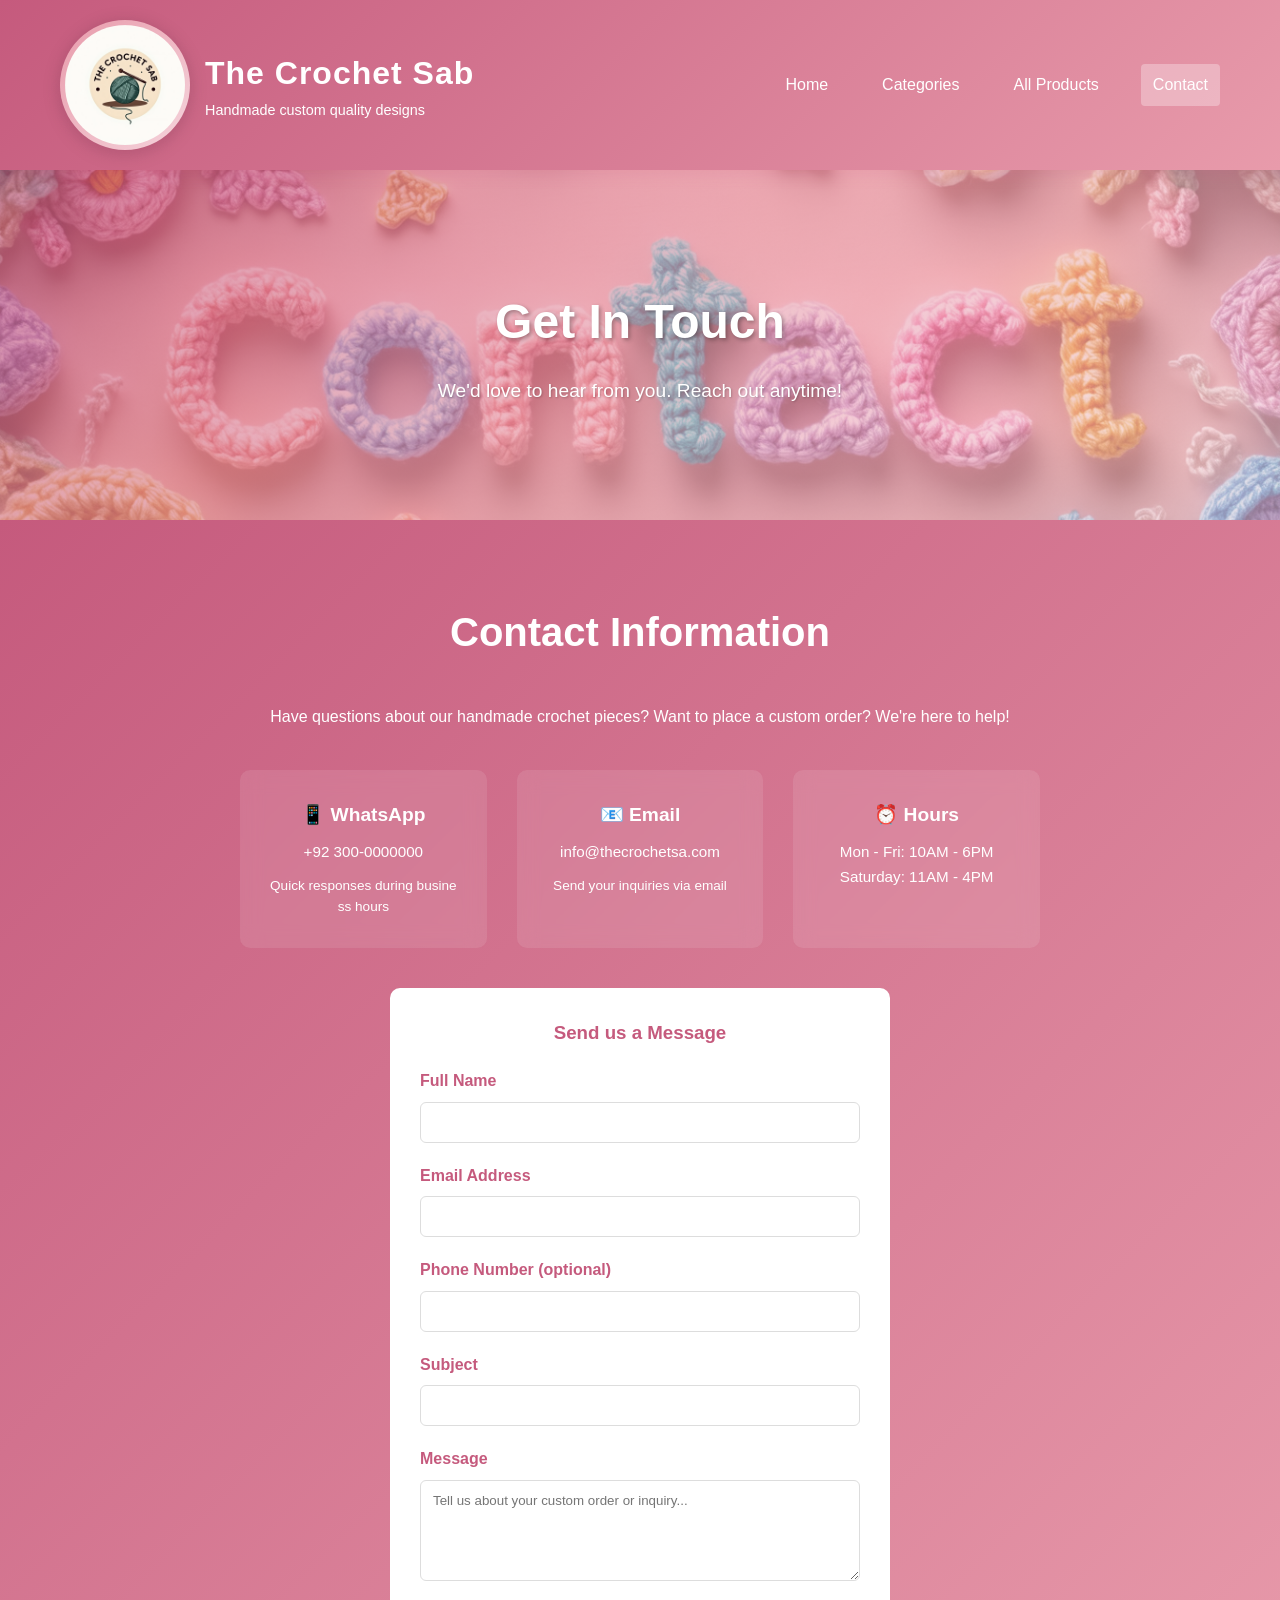
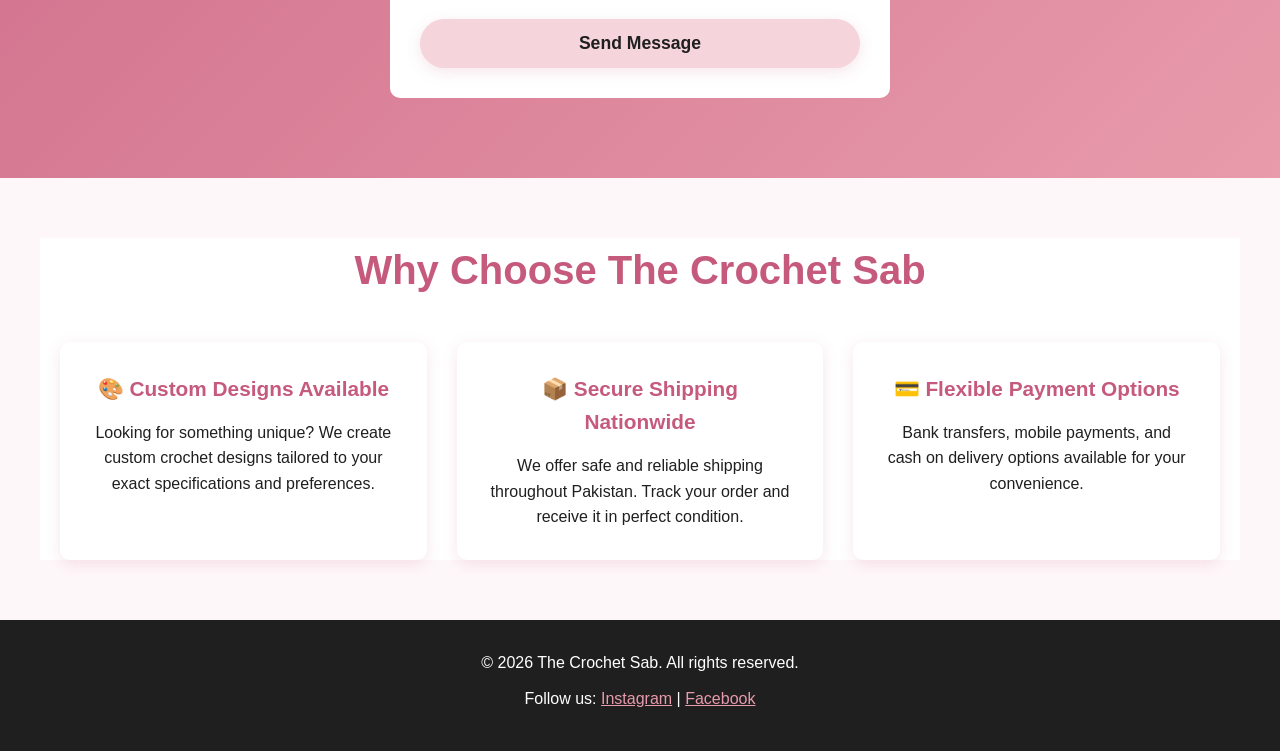
<file: Contact.html>
<!DOCTYPE html>
<html lang="en">
<head>
  <meta charset="UTF-8">
  <meta name="viewport" content="width=device-width, initial-scale=1.0">
  <title>Contact - The Crochet Sab</title>
  <link rel="stylesheet" href="css/style.css">
</head>
<body>
  <header>
    <div class="header-container">
      <div class="brand">
        <img src="images/logo/logo.png" alt="The Crochet Sab Logo" class="logo">
        <div>
          <h1>The Crochet Sab</h1>
          <p style="color: var(--white); font-size: 0.9em; margin: 0;">Handmade custom quality designs</p>
        </div>
      </div>
      <nav>
        <a href="index.html">Home</a>
        <a href="categories.html">Categories</a>
        <a href="products.html">All Products</a>
        <a href="contact.html" class="active">Contact</a>
      </nav>
    </div>
  </header>

  <section class="contact-banner" style="background: linear-gradient(135deg, rgba(197, 90, 125, 0.65) 0%, rgba(232, 155, 171, 0.65) 50%, rgba(245, 212, 220, 0.5) 100%), url('images/banners/contact-banner.png') center/cover; background-size: cover; background-position: center;">
    <h2>Get In Touch</h2>
    <p>We'd love to hear from you. Reach out anytime!</p>
  </section>

  <section class="contact-section">
    <div class="contact-content">
      <h2>Contact Information</h2>
      <p>Have questions about our handmade crochet pieces? Want to place a custom order? We're here to help!</p>
      
      <div class="contact-info">
        <div class="contact-item">
          <h3>📱 WhatsApp</h3>
          <p>+92 300-0000000</p>
          <p style="font-size: 0.85em; margin-top: 10px;">Quick responses during business hours</p>
        </div>
        
        <div class="contact-item">
          <h3>📧 Email</h3>
          <p>info@thecrochetsa.com</p>
          <p style="font-size: 0.85em; margin-top: 10px;">Send your inquiries via email</p>
        </div>
        
        <div class="contact-item">
          <h3>⏰ Hours</h3>
          <p>Mon - Fri: 10AM - 6PM</p>
          <p>Saturday: 11AM - 4PM</p>
        </div>
      </div>

      <form class="contact-form" onsubmit="handleSubmit(event)">
        <h3 style="color: var(--primary-color); margin-bottom: 20px;">Send us a Message</h3>
        
        <div class="form-group">
          <label for="name">Full Name</label>
          <input type="text" id="name" name="name" required>
        </div>

        <div class="form-group">
          <label for="email">Email Address</label>
          <input type="email" id="email" name="email" required>
        </div>

        <div class="form-group">
          <label for="phone">Phone Number (optional)</label>
          <input type="tel" id="phone" name="phone">
        </div>

        <div class="form-group">
          <label for="subject">Subject</label>
          <input type="text" id="subject" name="subject" required>
        </div>

        <div class="form-group">
          <label for="message">Message</label>
          <textarea id="message" name="message" rows="5" placeholder="Tell us about your custom order or inquiry..." required></textarea>
        </div>

        <button type="submit" class="cta-button" style="width: 100%; margin-top: 10px;">Send Message</button>
      </form>
    </div>
  </section>

  <section class="about" style="background: white;">
    <h2>Why Choose The Crochet Sab</h2>
    <div class="about-content">
      <div class="about-item">
        <h3>🎨 Custom Designs Available</h3>
        <p>Looking for something unique? We create custom crochet designs tailored to your exact specifications and preferences.</p>
      </div>
      <div class="about-item">
        <h3>📦 Secure Shipping Nationwide</h3>
        <p>We offer safe and reliable shipping throughout Pakistan. Track your order and receive it in perfect condition.</p>
      </div>
      <div class="about-item">
        <h3>💳 Flexible Payment Options</h3>
        <p>Bank transfers, mobile payments, and cash on delivery options available for your convenience.</p>
      </div>
    </div>
  </section>

  <footer>
    <p>&copy; 2026 The Crochet Sab. All rights reserved.</p>
    <p>Follow us: 
      <a href="https://instagram.com" style="color: var(--secondary-color);">Instagram</a> | 
      <a href="https://facebook.com" style="color: var(--secondary-color);">Facebook</a>
    </p>
  </footer>

  <script>
    function handleSubmit(event) {
      event.preventDefault();
      
      const name = document.getElementById('name').value;
      const email = document.getElementById('email').value;
      const phone = document.getElementById('phone').value;
      const subject = document.getElementById('subject').value;
      const message = document.getElementById('message').value;

      alert('Thank you for reaching out! We will contact you within 24 hours.\n\nBest regards,\nThe Crochet Sab Team');
      
      event.target.reset();
    }
  </script>
</body>
</html>
</file>
<file: css/style.css>
* {
  margin: 0;
  padding: 0;
  box-sizing: border-box;
}

:root {
  --primary-color: #C55A7D;
  --secondary-color: #E89BAB;
  --accent-color: #F5D4DC;
  --dark-text: #1F1F1F;
  --light-bg: #FEF7F9;
  --white: #FFFFFF;
  --shadow: 0 4px 15px rgba(197, 90, 125, 0.15);
  --shadow-hover: 0 8px 25px rgba(197, 90, 125, 0.25);
}

body {
  font-family: 'Segoe UI', Tahoma, Geneva, Verdana, sans-serif;
  line-height: 1.6;
  color: var(--dark-text);
  background-color: var(--light-bg);
}

/* HEADER & NAVIGATION */
header {
  background: linear-gradient(135deg, var(--primary-color) 0%, var(--secondary-color) 100%);
  color: var(--white);
  padding: 20px 0;
  position: sticky;
  top: 0;
  z-index: 100;
  box-shadow: var(--shadow);
}

.header-container {
  max-width: 1200px;
  margin: 0 auto;
  padding: 0 20px;
  display: flex;
  justify-content: space-between;
  align-items: center;
}

header h1 {
  font-size: 2em;
  font-weight: 700;
  letter-spacing: 1px;
}

header .logo {
  height: 130px;
  width: 130px;
  margin-right: 15px;
  background: linear-gradient(135deg, var(--secondary-color), #F5D4DC);
  box-shadow: 0 4px 12px rgba(197, 90, 125, 0.3);
  border-radius: 50%;
  padding: 5px;
  filter: drop-shadow(0 2px 8px rgba(0, 0, 0, 0.15));
  transition: all 0.3s ease;
  object-fit: cover;
}

header .logo:hover {
  transform: scale(1.1);
  box-shadow: 0 6px 16px rgba(197, 90, 125, 0.4);
}

header .brand {
  display: flex;
  align-items: center;
}

nav {
  display: flex;
  gap: 30px;
}

nav a {
  color: var(--white);
  text-decoration: none;
  font-weight: 500;
  padding: 8px 12px;
  border-radius: 4px;
  transition: all 0.3s ease;
  position: relative;
}

nav a:hover {
  background-color: rgba(255, 255, 255, 0.2);
  transform: translateY(-2px);
}

nav a::after {
  content: '';
  position: absolute;
  bottom: -5px;
  left: 0;
  width: 0;
  height: 2px;
  background-color: var(--accent-color);
  transition: width 0.3s ease;
}

nav a:hover::after {
  width: 100%;
}

nav a.active {
  background-color: rgba(255, 255, 255, 0.3);
}

/* HERO SECTION */
.hero {
  background: linear-gradient(135deg, rgba(197, 90, 125, 0.65) 0%, rgba(232, 155, 171, 0.65) 50%, rgba(245, 212, 220, 0.5) 100%), 
              url('images/banners/hero section.png') center/cover;
  background-size: cover;
  background-position: center;
  background-attachment: fixed;
  color: var(--white);
  text-align: center;
  padding: 120px 20px;
  min-height: 500px;
  display: flex;
  flex-direction: column;
  justify-content: center;
  align-items: center;
  position: relative;
}

.hero h2 {
  font-size: 3.5em;
  margin-bottom: 20px;
  font-weight: 700;
  text-shadow: 2px 2px 4px rgba(0, 0, 0, 0.3);
}

.hero p {
  font-size: 1.3em;
  margin-bottom: 30px;
  max-width: 600px;
  text-shadow: 1px 1px 2px rgba(0, 0, 0, 0.2);
}

.cta-button {
  background-color: var(--accent-color);
  color: var(--dark-text);
  padding: 14px 40px;
  font-size: 1.1em;
  border: none;
  border-radius: 50px;
  cursor: pointer;
  font-weight: 600;
  transition: all 0.3s ease;
  box-shadow: var(--shadow);
}

.cta-button:hover {
  background-color: var(--white);
  transform: translateY(-3px);
  box-shadow: var(--shadow-hover);
}

/* ABOUT SECTION */
.about {
  max-width: 1200px;
  margin: 60px auto;
  padding: 0 20px;
  text-align: center;
}

.about h2 {
  font-size: 2.5em;
  margin-bottom: 30px;
  color: var(--primary-color);
}

.about-content {
  display: grid;
  grid-template-columns: repeat(auto-fit, minmax(250px, 1fr));
  gap: 30px;
  margin-top: 40px;
}

.about-item {
  padding: 30px;
  background: var(--white);
  border-radius: 10px;
  box-shadow: var(--shadow);
  transition: transform 0.3s ease;
}

.about-item:hover {
  transform: translateY(-5px);
  box-shadow: var(--shadow-hover);
}

.about-item h3 {
  color: var(--primary-color);
  margin-bottom: 15px;
  font-size: 1.3em;
}

/* PRODUCT SECTION */
.products-section {
  max-width: 1200px;
  margin: 80px auto;
  padding: 0 20px;
}

.section-title {
  font-size: 2.5em;
  text-align: center;
  margin-bottom: 50px;
  color: var(--primary-color);
  position: relative;
  padding-bottom: 20px;
}

.section-title::after {
  content: '';
  position: absolute;
  bottom: 0;
  left: 50%;
  transform: translateX(-50%);
  width: 80px;
  height: 4px;
  background: linear-gradient(90deg, var(--primary-color), var(--secondary-color));
  border-radius: 2px;
}

.product-grid {
  display: grid;
  grid-template-columns: repeat(auto-fill, minmax(280px, 1fr));
  gap: 30px;
  padding: 20px 0;
}

.product {
  background: var(--white);
  border-radius: 12px;
  overflow: hidden;
  box-shadow: var(--shadow);
  transition: all 0.3s ease;
  cursor: pointer;
}

.product:hover {
  transform: translateY(-10px);
  box-shadow: var(--shadow-hover);
}

.product-image {
  width: 100%;
  height: 280px;
  overflow: hidden;
  background: var(--accent-color);
  display: flex;
  align-items: center;
  justify-content: center;
}

.product img {
  width: 100%;
  height: 100%;
  object-fit: cover;
  transition: transform 0.3s ease;
}

.product:hover img {
  transform: scale(1.1);
}

.product-info {
  padding: 20px;
  text-align: center;
}

.product h3 {
  font-size: 1.2em;
  margin-bottom: 10px;
  color: var(--dark-text);
}

.product-description {
  color: #666;
  font-size: 0.9em;
  margin-bottom: 15px;
  min-height: 40px;
}

.price {
  font-size: 1.5em;
  color: var(--primary-color);
  font-weight: 700;
  margin: 15px 0;
}

.buy-button {
  background: linear-gradient(135deg, var(--primary-color), var(--secondary-color));
  color: var(--white);
  padding: 12px 30px;
  border: none;
  border-radius: 25px;
  cursor: pointer;
  font-weight: 600;
  transition: all 0.3s ease;
  box-shadow: var(--shadow);
  width: 100%;
}

.buy-button:hover {
  transform: translateY(-2px);
  box-shadow: var(--shadow-hover);
  background: linear-gradient(135deg, #7a3d78, #c596cd);
}

/* CONTACT BANNER */
.contact-banner {
  background: linear-gradient(135deg, rgba(197, 90, 125, 0.65) 0%, rgba(232, 155, 171, 0.65) 50%, rgba(245, 212, 220, 0.5) 100%), 
              url('images/banners/contact-banner.png') center/cover;
  background-size: cover;
  background-position: center;
  background-attachment: fixed;
  color: var(--white);
  text-align: center;
  padding: 100px 20px;
  min-height: 350px;
  display: flex;
  flex-direction: column;
  justify-content: center;
  align-items: center;
}

.contact-banner h2 {
  font-size: 3em;
  margin-bottom: 15px;
  font-weight: 700;
  text-shadow: 2px 2px 4px rgba(0, 0, 0, 0.3);
}

.contact-banner p {
  font-size: 1.2em;
  max-width: 600px;
  text-shadow: 1px 1px 2px rgba(0, 0, 0, 0.2);
}

/* CONTACT SECTION */
.contact-section {
  background: linear-gradient(135deg, var(--primary-color), var(--secondary-color));
  color: var(--white);
  padding: 80px 20px;
  text-align: center;
}

.contact-content {
  max-width: 800px;
  margin: 0 auto;
}

.contact-section h2 {
  font-size: 2.5em;
  margin-bottom: 40px;
}

.contact-info {
  display: grid;
  grid-template-columns: repeat(auto-fit, minmax(200px, 1fr));
  gap: 30px;
  margin: 40px 0;
}

.contact-item {
  background: rgba(255, 255, 255, 0.1);
  padding: 30px;
  border-radius: 10px;
  backdrop-filter: blur(10px);
  transition: all 0.3s ease;
}

.contact-item:hover {
  background: rgba(255, 255, 255, 0.2);
  transform: translateY(-5px);
}

.contact-item h3 {
  margin-bottom: 10px;
  font-size: 1.2em;
}

.contact-item p {
  font-size: 0.95em;
  word-break: break-all;
}

.contact-form {
  background: var(--white);
  padding: 30px;
  border-radius: 10px;
  max-width: 500px;
  margin: 30px auto 0;
  color: var(--dark-text);
}

.form-group {
  margin-bottom: 20px;
  text-align: left;
}

.form-group label {
  display: block;
  margin-bottom: 8px;
  font-weight: 600;
  color: var(--primary-color);
}

.form-group input,
.form-group textarea {
  width: 100%;
  padding: 12px;
  border: 1px solid #ddd;
  border-radius: 6px;
  font-family: inherit;
  resize: vertical;
}

.form-group input:focus,
.form-group textarea:focus {
  outline: none;
  border-color: var(--primary-color);
  box-shadow: 0 0 0 3px rgba(139, 71, 137, 0.1);
}

/* FOOTER */
footer {
  background: var(--dark-text);
  color: var(--white);
  text-align: center;
  padding: 30px 20px;
  margin-top: 60px;
}

footer p {
  margin-bottom: 10px;
}

.social-links {
  margin-top: 20px;
  display: flex;
  justify-content: center;
  gap: 20px;
}

.social-links a {
  color: var(--white);
  text-decoration: none;
  transition: color 0.3s ease;
}

.social-links a:hover {
  color: var(--secondary-color);
}

/* RESPONSIVE */
@media (max-width: 768px) {
  header h1 {
    font-size: 1.5em;
  }

  nav {
    flex-direction: column;
    gap: 10px;
  }

  .hero h2 {
    font-size: 2em;
  }

  .hero p {
    font-size: 1em;
  }

  .section-title {
    font-size: 1.8em;
  }

  .product-grid {
    grid-template-columns: repeat(auto-fill, minmax(200px, 1fr));
    gap: 20px;
  }

  .about-content {
    grid-template-columns: 1fr;
  }
}

/* CATEGORIES */
.categories-grid {
  display: grid;
  grid-template-columns: repeat(auto-fit, minmax(250px, 1fr));
  gap: 30px;
  padding: 20px 0;
}

.category-card {
  background: var(--white);
  border-radius: 15px;
  overflow: hidden;
  box-shadow: var(--shadow);
  transition: all 0.4s cubic-bezier(0.4, 0, 0.2, 1);
  cursor: pointer;
  text-decoration: none;
  color: inherit;
  display: flex;
  flex-direction: column;
  height: 100%;
  border: 2px solid transparent;
}

.category-card:hover {
  transform: translateY(-12px) scale(1.02);
  box-shadow: var(--shadow-hover);
  border-color: var(--secondary-color);
}

.category-image {
  width: 100%;
  height: 280px;
  background: linear-gradient(135deg, rgba(197, 90, 125, 0.1), rgba(232, 155, 171, 0.1));
  display: flex;
  align-items: center;
  justify-content: center;
  overflow: hidden;
  position: relative;
}

.category-image::before {
  content: '';
  position: absolute;
  top: 0;
  left: 0;
  right: 0;
  bottom: 0;
  background: linear-gradient(135deg, rgba(197, 90, 125, 0.05) 0%, rgba(232, 155, 171, 0.05) 100%);
  z-index: 1;
  pointer-events: none;
  transition: opacity 0.4s ease;
}

.category-card:hover .category-image::before {
  opacity: 0;
}

.category-image img {
  width: 100%;
  height: 100%;
  object-fit: contain;
  padding: 15px;
  transition: transform 0.4s cubic-bezier(0.4, 0, 0.2, 1);
  z-index: 2;
}

.category-card:hover .category-image img {
  transform: scale(1.12) rotate(2deg);
}

.category-info {
  padding: 25px 20px;
  text-align: center;
  flex: 1;
  display: flex;
  flex-direction: column;
  justify-content: center;
  background: linear-gradient(to bottom, var(--white) 0%, var(--light-bg) 100%);
}

.category-card h3 {
  font-size: 1.4em;
  color: var(--primary-color);
  margin-bottom: 12px;
  font-weight: 700;
  letter-spacing: 0.5px;
}

.category-card p {
  color: #666;
  font-size: 0.95em;
  line-height: 1.6;
  transition: color 0.3s ease;
}

.category-card:hover p {
  color: var(--primary-color);
}

/* PRODUCT DETAIL PAGE */
.product-detail {
  max-width: 1200px;
  margin: 60px auto;
  padding: 0 20px;
  display: grid;
  grid-template-columns: 1fr 1fr;
  gap: 50px;
  align-items: start;
}

.product-gallery {
  display: flex;
  flex-direction: column;
  gap: 15px;
}

.gallery-main {
  width: 100%;
  height: 500px;
  border-radius: 12px;
  overflow: hidden;
  background: var(--light-bg);
  display: flex;
  align-items: center;
  justify-content: center;
}

.gallery-main img {
  width: 100%;
  height: 100%;
  object-fit: cover;
}

.gallery-thumbnails {
  display: grid;
  grid-template-columns: repeat(4, 1fr);
  gap: 10px;
}

.thumbnail {
  width: 100%;
  height: 120px;
  border-radius: 8px;
  overflow: hidden;
  cursor: pointer;
  border: 2px solid transparent;
  transition: all 0.3s ease;
}

.thumbnail img {
  width: 100%;
  height: 100%;
  object-fit: cover;
}

.thumbnail:hover {
  border-color: var(--primary-color);
}

.product-info {
  display: flex;
  flex-direction: column;
  gap: 20px;
}

.product-detail h1 {
  font-size: 2.5em;
  color: var(--primary-color);
  line-height: 1.2;
}

.product-category {
  display: inline-block;
  background: var(--accent-color);
  color: var(--primary-color);
  padding: 8px 16px;
  border-radius: 20px;
  font-size: 0.9em;
  font-weight: 600;
  width: fit-content;
}

.product-detail .price {
  font-size: 2em;
  color: var(--primary-color);
  font-weight: 700;
}

.product-detail-description {
  font-size: 1.1em;
  line-height: 1.8;
  color: #555;
}

.product-features {
  background: var(--light-bg);
  padding: 20px;
  border-radius: 8px;
  border-left: 4px solid var(--primary-color);
}

.product-features h3 {
  color: var(--primary-color);
  margin-bottom: 15px;
}

.product-features ul {
  list-style: none;
  padding: 0;
}

.product-features li {
  padding: 8px 0;
  border-bottom: 1px solid #ddd;
}

.product-features li:last-child {
  border-bottom: none;
}

.product-features li:before {
  content: "✓ ";
  color: var(--primary-color);
  font-weight: bold;
  margin-right: 10px;
}

.add-to-cart {
  display: flex;
  gap: 10px;
  align-items: center;
}

.quantity-selector {
  display: flex;
  align-items: center;
  gap: 10px;
  border: 1px solid #ddd;
  border-radius: 6px;
  padding: 8px;
}

.quantity-selector button {
  background: none;
  border: none;
  font-size: 1.2em;
  cursor: pointer;
  color: var(--primary-color);
}

.quantity-selector input {
  width: 50px;
  text-align: center;
  border: none;
  font-size: 1em;
}

.add-to-cart .buy-button {
  flex: 1;
  padding: 15px;
  font-size: 1.1em;
}

.breadcrumb {
  margin-bottom: 30px;
  padding: 15px 0;
  border-bottom: 1px solid #ddd;
}

.breadcrumb a {
  color: var(--primary-color);
  text-decoration: none;
  transition: color 0.3s;
}

.breadcrumb a:hover {
  text-decoration: underline;
}

.breadcrumb span {
  color: #999;
  margin: 0 10px;
}

.related-products {
  max-width: 1200px;
  margin: 80px auto;
  padding: 0 20px;
}

.related-products h2 {
  font-size: 2.5em;
  text-align: center;
  margin-bottom: 50px;
  color: var(--primary-color);
}

@media (max-width: 768px) {
  .product-detail {
    grid-template-columns: 1fr;
    gap: 30px;
  }

  .product-detail h1 {
    font-size: 1.8em;
  }

  .gallery-main {
    height: 300px;
  }

  .gallery-thumbnails {
    grid-template-columns: repeat(3, 1fr);
  }

  .add-to-cart {
    flex-direction: column;
  }

  .quantity-selector {
    width: 100%;
    justify-content: center;
  }
}
</file>
